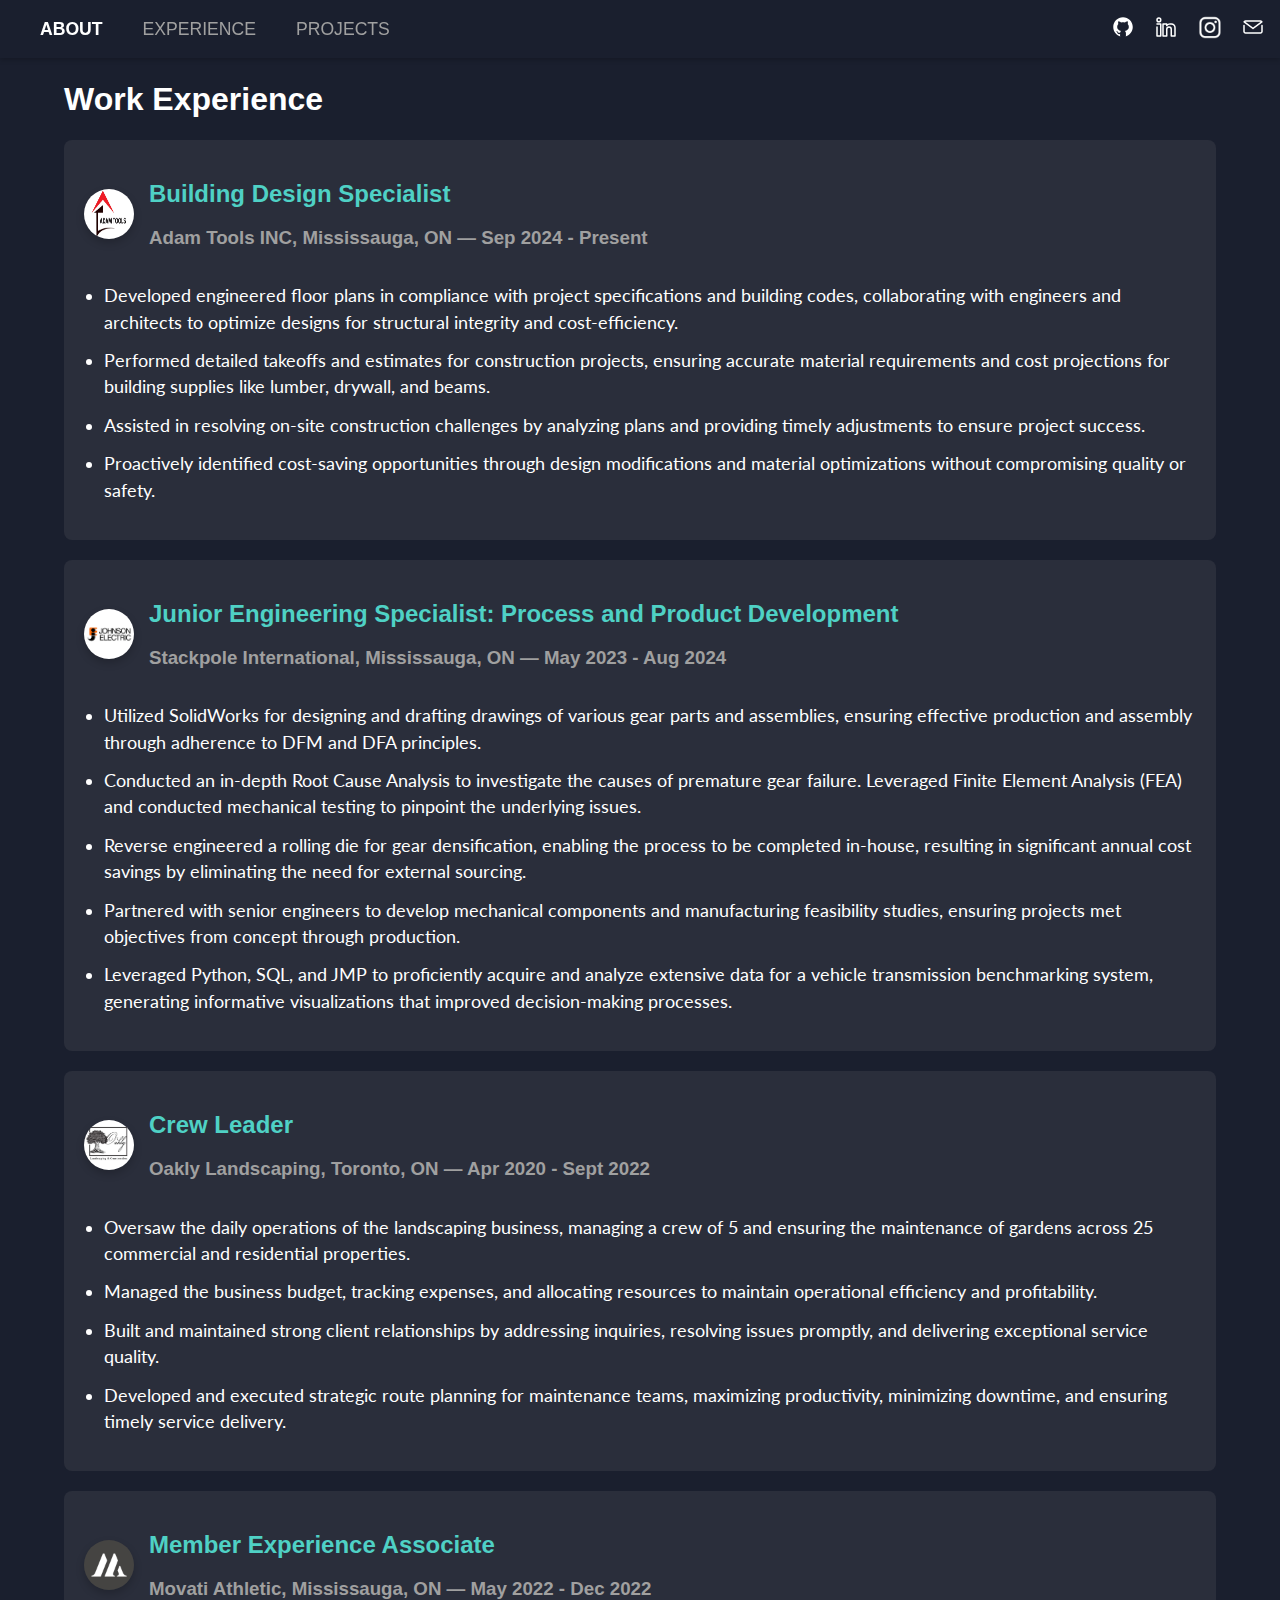
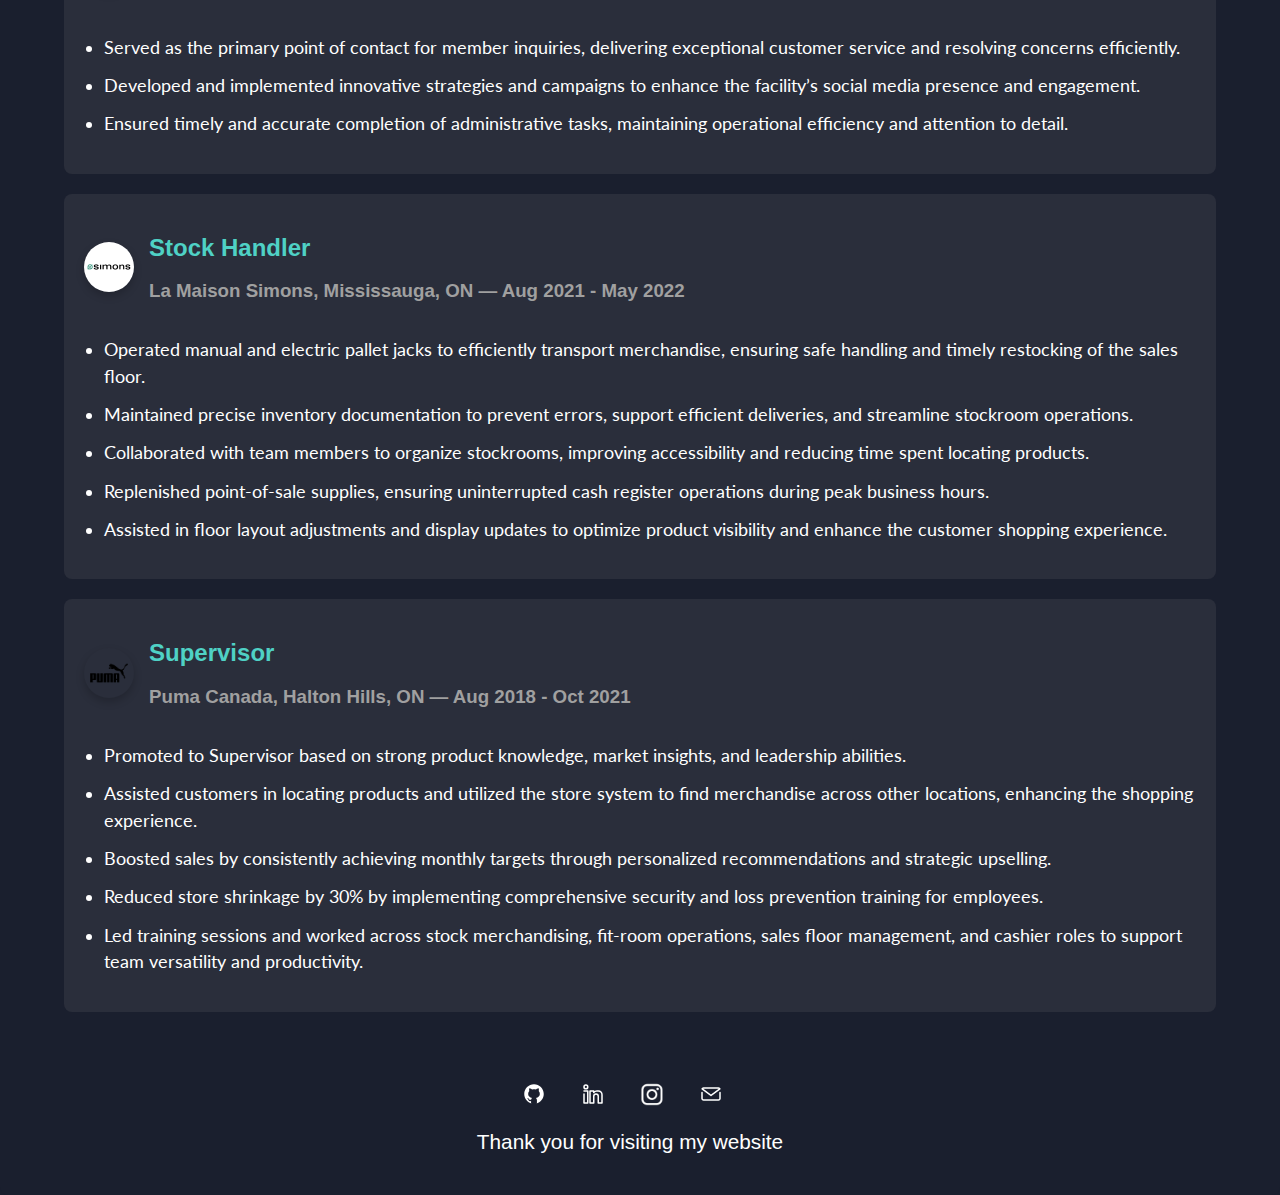
<file: experience.html>
<!DOCTYPE html>
<html lang="en">
    <head>
        <link href="https://fonts.googleapis.com/css2?family=Roboto:wght@400;700&family=Open+Sans:wght@400;600&family=Lato:wght@400;700&display=swap" rel="stylesheet">
    </head>
<head>
    <meta charset="UTF-8">
    <meta name="viewport" content="width=device-width, initial-scale=1.0">
    <title>Experience - Salih Al-Tak</title>
    <link rel="stylesheet" href="css/styles.css"> <!-- Link to your CSS file -->
</head>
<body>
    <script src="js/script.js"></script>

    <nav class="nav">
        <div class="nav-content">
            <a class="nav-item active" href="index.html">ABOUT</a>
            <a class="nav-item" href="experience.html">EXPERIENCE</a>
            <a class="nav-item" href="projects.html">PROJECTS</a>
        </div>
        
    
        <div class="social-media">
            <a href="https://github.com/dashboard" class="social-link">
                <img src="Icons/github.svg" alt="GitHub Icon" class="social-icon">
            </a>
            <a href="https://www.linkedin.com/in/salih-al-tak/" target="_blank" class="social-link">
                <img src="Icons/linkedin.svg" alt="LinkedIn Icon" class="social-icon">
            </a>
            <a href="https://www.instagram.com/_salih_saad/" target="_blank" class="social-link">
                <img src="Icons/1161953_instagram_icon.png" alt="Instagram Icon" class="social-icon">
            </a>
            <a href="mailto:salih.h.altak@gmail.com" class="social-link">
                <img src="Icons/email.svg" alt="Email Icon" class="social-icon">
            </a>
        </div>
    
        <div class="hamburger-menu" onclick="toggleMenu()">&#9776;</div>
    </nav>
    
    <div class="dropdown-nav">
        <a href="index.html" class="dropdown-item">ABOUT</a>
        <a href="experience.html" class="dropdown-item">EXPERIENCE</a>
        <a href="projects.html" class="dropdown-item">PROJECTS</a>
    </div>
    

    <!-- Experience Content -->
    <div class="container">
        <h1>Work Experience</h1>

        <!-- Experience 1 -->
        <div class="experience-item">
            <div class="experience-header">
                <img src="images/adam tools.webp" alt="Adam Tools Logo" class="company-logo"> <!-- Add the company logo -->
                <div class="experience-info">
                    <h2>Building Design Specialist</h2>
                    <h3>Adam Tools INC, Mississauga, ON — Sep 2024 ‑ Present</h3>
                </div>
            </div>
            <ul>
                <li>Developed engineered floor plans in compliance with project specifications and building codes, collaborating with engineers and architects to optimize designs for structural integrity and cost‑efficiency.</li>
                <li>Performed detailed takeoffs and estimates for construction projects, ensuring accurate material requirements and cost projections for building supplies like lumber, drywall, and beams.</li>
                <li>Assisted in resolving on-site construction challenges by analyzing plans and providing timely adjustments to ensure project success.</li>
                <li>Proactively identified cost-saving opportunities through design modifications and material optimizations without compromising quality or safety.</li>
            </ul>
        </div>

        <!-- Experience 2 -->
        <div class="experience-item">
            <div class="experience-header">
                <img src="images/JE.png" alt="Stackpole International Logo" class="company-logo"> <!-- Add the company logo -->
                <div class="experience-info">
                    <h2>Junior Engineering Specialist: Process and Product Development</h2>
                    <h3>Stackpole International, Mississauga, ON — May 2023 ‑ Aug 2024</h3>
                </div>
            </div>
            <ul>
                <li>Utilized SolidWorks for designing and drafting drawings of various gear parts and assemblies, ensuring effective production and assembly through adherence to DFM and DFA principles.</li>
                <li>Conducted an in‑depth Root Cause Analysis to investigate the causes of premature gear failure. Leveraged Finite Element Analysis (FEA) and conducted mechanical testing to pinpoint the underlying issues.</li>
                <li>Reverse engineered a rolling die for gear densification, enabling the process to be completed in-house, resulting in significant annual cost savings by eliminating the need for external sourcing.</li>
                <li>Partnered with senior engineers to develop mechanical components and manufacturing feasibility studies, ensuring projects met objectives from concept through production.</li>
                <li>Leveraged Python, SQL, and JMP to proficiently acquire and analyze extensive data for a vehicle transmission benchmarking system, generating informative visualizations that improved decision‑making processes.</li>
            </ul>
        </div>

        <!-- Experience 3 -->
        <div class="experience-item">
            <div class="experience-header">
                <img src="images/oakley.jpg" alt="Oakly Landscaping Logo" class="company-logo"> <!-- Add the company logo -->
                <div class="experience-info">
                    <h2>Crew Leader</h2>
                    <h3>Oakly Landscaping, Toronto, ON — Apr 2020 ‑ Sept 2022</h3>
                </div>
            </div>
            <ul>
                <li>Oversaw the daily operations of the landscaping business, managing a crew of 5 and ensuring the maintenance of gardens across 25 commercial and residential properties.</li>
                <li>Managed the business budget, tracking expenses, and allocating resources to maintain operational efficiency and profitability.</li>
                <li>Built and maintained strong client relationships by addressing inquiries, resolving issues promptly, and delivering exceptional service quality.</li>
                <li>Developed and executed strategic route planning for maintenance teams, maximizing productivity, minimizing downtime, and ensuring timely service delivery.</li>
            </ul>
        </div>
        <div class="experience-item">
            <div class="experience-header">
                <img src="images/movati.jpg" alt="Movati Athletic Logo" class="company-logo"> <!-- Add the company logo -->
                <div class="experience-info">
                    <h2>Member Experience Associate</h2>
                    <h3>Movati Athletic, Mississauga, ON — May 2022 ‑ Dec 2022</h3>
                </div>
            </div>
            <ul>
                <li>Served as the primary point of contact for member inquiries, delivering exceptional customer service and resolving concerns efficiently.</li>
                <li>Developed and implemented innovative strategies and campaigns to enhance the facility’s social media presence and engagement.</li>
                <li>Ensured timely and accurate completion of administrative tasks, maintaining operational efficiency and attention to detail.</li>
            </ul>
        </div>
        <div class="experience-item">
            <div class="experience-header">
                <img src="images/simons.jpg" alt="La Maison Simons Logo" class="company-logo"> <!-- Add the company logo -->
                <div class="experience-info">
                    <h2>Stock Handler</h2>
                    <h3>La Maison Simons, Mississauga, ON — Aug 2021 ‑ May 2022</h3>
                </div>
            </div>
            <ul>
                <li>Operated manual and electric pallet jacks to efficiently transport merchandise, ensuring safe handling and timely restocking of the sales floor.</li>
                <li>Maintained precise inventory documentation to prevent errors, support efficient deliveries, and streamline stockroom operations.</li>
                <li>Collaborated with team members to organize stockrooms, improving accessibility and reducing time spent locating products.</li>
                <li>Replenished point-of-sale supplies, ensuring uninterrupted cash register operations during peak business hours.</li>
                <li>Assisted in floor layout adjustments and display updates to optimize product visibility and enhance the customer shopping experience.</li>
            </ul>
        </div>
        <div class="experience-item">
            <div class="experience-header">
                <img src="images/puma.jpg" alt="Puma Canada Logo" class="company-logo"> <!-- Add the company logo -->
                <div class="experience-info">
                    <h2>Supervisor</h2>
                    <h3>Puma Canada, Halton Hills, ON — Aug 2018 ‑ Oct 2021</h3>
                </div>
            </div>
            <ul>
                <li>Promoted to Supervisor based on strong product knowledge, market insights, and leadership abilities.</li>
                <li>Assisted customers in locating products and utilized the store system to find merchandise across other locations, enhancing the shopping experience.</li>
                <li>Boosted sales by consistently achieving monthly targets through personalized recommendations and strategic upselling.</li>
                <li>Reduced store shrinkage by 30% by implementing comprehensive security and loss prevention training for employees.</li>
                <li>Led training sessions and worked across stock merchandising, fit-room operations, sales floor management, and cashier roles to support team versatility and productivity.</li>
            </ul>
        </div>
    </div>
</body>
<section class="contact-section">

    <footer class="contact-footer">
        
        <div class="social-links">
            <a href="https://github.com/dashboard" class="social-link">
                <img src="Icons/github.svg" alt="github" class="social-icon">
            </a>
            <a href="https://www.linkedin.com/in/salih-al-tak/" target="_blank" class="social-link">
                <img src="Icons/linkedin.svg" alt="LinkedIn Icon" class="social-icon">
            </a>
            <a href="https://www.instagram.com/_salih_saad/" target="_blank" class="social-link">
                <img src="Icons/1161953_instagram_icon.png" alt="Instagram Icon" class="social-icon">
            </a>
            <a href="mailto:salih.h.altak@gmail.com" class="social-link">
                <img src="Icons/email.svg" alt="Email" class="social-icon">
            </a>
        </div>
        <p>Thank you for visiting my website</p>
    </footer>
</section>
</html>
</file>
<file: css/styles.css>
/* General Styles */
html, body {
    margin: 0;
    padding: 0;
    overflow-x: hidden;
}

body {
    font-family: Arial, sans-serif;
    background-color: #1a1f2e;
    color: #ffffff;
    transition: background-color 0.3s, color 0.3s;
    padding-top: 60px;
}

body.light-mode {
    background-color: #f0f0f0;
    color: #333333;
}


/* Navigation Styles */
.nav {
    position: fixed; /* Fixed at the top */
    top: 0;
    width: 100%; /* Full width */
    background-color: #1a1f2e;
    padding: 15px 0;
    z-index: 1000;
    display: flex;
    justify-content: space-between; /* Spread out nav items and social links */
    align-items: center;
    box-shadow: 0 2px 5px rgba(0, 0, 0, 0.2);
    transition: background-color 0.3s ease-in-out;
}

body.light-mode .nav {
    background-color: #f0f0f0;
}

/* Navigation items styling */
.nav-content {
    display: flex;
    align-items: center;
    gap: 20px; /* Space between nav items */
    margin-left: 20px; /* Space from left edge */
}

.nav-item {
    color: #a0a0a0;
    text-decoration: none;
    cursor: pointer;
    font-size: 1.1em;
    transition: color 0.3s, transform 0.2s;
}

.nav-item.active {
    color: #ffffff;
    font-weight: bold;
}

.nav-item:hover {
    color: #ffffff;
    transform: scale(1.1);
    text-shadow: 0 0 10px rgba(255, 255, 255, 0.7);
}

body.light-mode .nav-item.active {
    color: #333333;
}

/* Social Links positioned on the right */
.social-links {
    display: flex;
    align-items: center;
    gap: 10px; /* Space between social icons */
    margin-right: 20px; /* Space from right edge */
}

.social-link {
    display: inline-block;
}

.social-icon {
    width: 24px;
    height: 24px;
    filter: brightness(0) invert(1);
    transition: filter 0.3s ease-in-out;
}

.social-icon:hover {
    filter: brightness(0) invert(1) drop-shadow(0 0 5px #ffffff);
}


/* Align Navigation Links to the Right */
.nav-links {
    display: flex;
    justify-content: flex-end; /* Align nav links to the right */
}

.nav-item {
    color: #a0a0a0;
    margin-left: 20px;
    text-decoration: none;
    cursor: pointer;
    font-size: 1.1em;
}

.nav-item.active {
    color: #ffffff;
    font-weight: bold;
}

.nav-item:hover {
    color: #ffffff;
    transform: scale(1.1);
    text-shadow: 0px 0px 10px rgba(255, 255, 255, 0.7);
}

/* Container */
.container {
    max-width: 1200px;
    margin: 0 auto;
    padding: 0 20px;
}

/* About Section Styles */
.about-section {
    display: flex;
    justify-content: space-between;
    align-items: center;
    padding: 100px 50px;
    max-width: 1200px;
    margin: 100px auto 0 auto;
}

.about-content {
    display: flex;
    justify-content: space-between;
    align-items: center;
    width: 100%;
}

/* About Text */
.about-text {
    flex: 1;
    max-width: 600px;
}

.about-text h1 {
    font-size: 3em;
    line-height: 1.2;
    margin: 0 0 20px;
}

.about-text .highlight {
    font-weight: bold;
    color: #4fd1c5; /* Highlight color */
}

.about-text p {
    font-size: 1.5em;
    line-height: 1.4;
}

/* About Image */
.about-image {
    flex: 1;
    text-align: right;
}

.about-image img {
    width: 350px; /* Adjust as necessary */
    border-radius: 10px; /* Optional: add border-radius */
}

/* Responsive Styles */
@media screen and (max-width: 768px) {
    .about-section {
        flex-direction: column;
        text-align: center;
        padding: 50px 20px;
    }

    .about-image {
        margin-top: 20px;
    }

    .about-image img {
        width: 80%;
    }
}

/* Section Styles */
.section {
    margin-top: 40px;
    padding-top: 20px;
}

/* Experience Section */
.job {
    margin-bottom: 30px;
}

.job-title {
    font-size: 1.2em;
    margin-bottom: 5px;
}

.job-date {
    color: #a0a0a0;
    font-size: 0.9em;
}

/* Skills Section */
.skills {
    margin-top: 20px;
    display: flex;
    flex-wrap: wrap;
    gap: 10px;
}

.skill {
    background-color: #2a3040;
    color: #4fd1c5;
    padding: 5px 10px;
    border-radius: 5px;
    cursor: pointer;
    transition: transform 0.2s, box-shadow 0.2s;
}

body.light-mode .skill {
    background-color: #e0e0e0;
    color: #2a3040;
}

.skill:hover {
    transform: translateY(-2px);
    box-shadow: 0 2px 5px rgba(0,0,0,0.2);
}

/* Social Icons */
.social-icons {
    margin-top: 30px;
}

.social-icon {
    width: 24px;
    height: 24px;
    margin-right: 15px;
    transition: transform 0.2s;
}

.social-icon:hover {
    transform: scale(1.1);
}

/* Button Styles */
#mode-toggle {
    position: fixed;
    top: 20px;
    right: 20px;
    background-color: #4fd1c5;
    color: #1a1f2e;
    border: none;
    padding: 10px 15px;
    border-radius: 5px;
    cursor: pointer;
}

body.light-mode #mode-toggle {
    background-color: #2a3040;
    color: #ffffff;
}


/* Experience Item Container */
.experience-item {
    background-color: #2a2e3b;
    padding: 20px;
    margin-bottom: 20px;
    border-radius: 8px;
}

/* Header of Each Experience Item */
.experience-header {
    display: flex;
    align-items: center;
    margin-bottom: 15px;
}

/* Company Logo Style */
.company-logo {
    width: 50px; /* Adjust the size as needed */
    height: 50px;
    margin-right: 15px;
    border-radius: 50%; /* Optional: add a circular shape */
    box-shadow: 0 4px 8px rgba(0, 0, 0, 0.2); /* Optional: add a shadow */
}

/* Information Container */
.experience-info {
    flex: 1;
}

/* Experience Info Styles */
.experience-item h2 {
    color: #4fd1c5;
    margin-bottom: 5px;
}

.experience-item h3 {
    color: #a0a0a0;
}

.experience-item ul {
    list-style-type: disc;
    padding-left: 20px;
}

.experience-item li {
    font-family: 'Lato', sans-serif;
    font-size: 1.1rem; /* Larger font size for list items */
    margin-bottom: 12px; /* Adjust spacing for better readability */
    line-height: 1.5; /* Increase line height for better spacing */
}





/* Resume Section Styling */
.resume-section {
    display: flex;
    justify-content: center; /* Center the button */
    align-items: center;
    margin-top: 40px; /* Add space above the button */
}

/* Resume Link Styling */
.resume-link {
    text-decoration: none; /* Remove underline */
}

/* Resume Button Styling */
.resume-button {
    background-color: #4fd1c5; /* Button color */
    color: #ffffff; /* Text color */
    border: none;
    padding: 15px 30px;
    font-size: 16px;
    font-weight: bold;
    border-radius: 5px; /* Rounded corners */
    cursor: pointer;
    transition: background-color 0.3s, transform 0.3s; /* Smooth transition */
}

.resume-button:hover {
    background-color: #3baea0; /* Slightly darker on hover */
    transform: scale(1.05); /* Slightly increase size on hover */
}


/* Skills Section */
.skills-section {
    padding: 50px 20px;
    text-align: center;
}

.skills-grid {
    display: grid;
    grid-template-columns: repeat(3, 1fr); /* Creates three equal columns */
    grid-gap: 20px;
    max-width: 1200px;
    margin: 0 auto;
}

.skill-item {
    background-color: #f0f0f0;
    padding: 20px;
    border-radius: 10px;
    box-shadow: 0 4px 8px rgba(0, 0, 0, 0.1);
    transition: transform 0.2s, box-shadow 0.2s;
}

.skill-item p {
    font-size: 1.2em;
    color: #333;
}

.skill-item h2 {
    font-size: 2em;
    color: #e74c3c; /* Red color for Proficient */
}

.advanced h2 {
    color: #3498db; /* Blue color for Advanced */
}

.skill-item:hover {
    transform: translateY(-5px);
    box-shadow: 0 6px 12px rgba(0, 0, 0, 0.2);
}

/* Responsive Adjustments */
@media screen and (max-width: 768px) {
    .skills-grid {
        grid-template-columns: 1fr; /* Stacks skills vertically on small screens */
    }
}

#typed-skills {
    display: inline-block; /* Ensure the span is displayed */
    visibility: visible;   /* Ensure it's visible */
}



/* Projects Section */
.projects-section {
    padding: 50px 20px;
    background-color: #1a1f2e; /* Matches the theme's dark background */
    color: #ffffff;
    text-align: center;
}

/* Projects Title */
.projects-title {
    font-size: 2.5em;
    margin-bottom: 40px;
    color: #4fd1c5; /* Matches the highlight color from your theme */
    font-weight: bold;
}

/* Project Cards */
.project-card {
    display: flex;
    flex-direction: column;
    align-items: center;
    background-color: #2a2e3b; /* Darker background for cards */
    border-radius: 8px;
    box-shadow: 0 4px 8px rgba(0, 0, 0, 0.2);
    margin-bottom: 30px;
    padding: 20px;
    transition: transform 0.2s, box-shadow 0.2s;
    max-width: 400px;
    margin: 0 auto 30px auto;
}

.project-card:hover {
    transform: translateY(-5px);
    box-shadow: 0 6px 12px rgba(0, 0, 0, 0.2);
}

/* Project Image */
.project-image {
    width: 100%;
    height: auto;
    border-radius: 8px;
    margin-bottom: 20px;
}

/* Project Title */
.project-title {
    font-size: 1.8em;
    margin-bottom: 10px;
    color: #ffffff; /* White text for contrast */
}

/* Project Highlight */
.project-highlight {
    font-size: 1.2em;
    line-height: 1.6;
    margin-bottom: 20px;
    color: #a0a0a0; /* Lighter color for text highlights */
}

/* View Details Button */
.project-button {
    background-color: #4fd1c5; /* Matches the theme's highlight button color */
    color: #1a1f2e;
    text-decoration: none;
    padding: 10px 20px;
    border-radius: 5px;
    transition: background-color 0.3s;
    font-size: 1em;
    font-weight: bold;
}

.project-button:hover {
    background-color: #3baea0; /* Slightly darker on hover */
}


/* General Styling for the Section */
.project-details-section {
    padding: 60px 20px;
    background-color: #1a1f2e;
    color: #ffffff;
    max-width: 1200px;
    margin: 0 auto;
    font-family: 'Arial', sans-serif;
}

/* Header Section: Title and Main Image */
.header-section {
    display: flex;
    flex-direction: column;
    align-items: center;
    margin-bottom: 50px;
}

.project-title {
    font-size: 3em;
    color: #ccbfa2;
    margin-bottom: 20px;
}

.main-image-container {
    width: 100%;
    max-width: 800px;
    margin: 0 auto 30px; /* Center horizontally and add 30px margin at the bottom */
}

.main-project-image {
    width: 100%;
    border-radius: 10px;
    box-shadow: 0 4px 15px rgba(0, 0, 0, 0.4);
    transition: transform 0.3s ease-in-out;
}

.main-project-image:hover {
    transform: scale(1.03);
}

/* Content Section: What, How, Results */
.content-section {
    display: flex;
    flex-direction: column;
    align-items: center;
    gap: 30px;
    margin-bottom: 50px;
}

.content-block {
    width: 100%;
    max-width: 800px;
    background-color: #2a2e3b;
    padding: 30px;
    border-radius: 10px;
    box-shadow: 0 4px 10px rgba(0, 0, 0, 0.3);
}

.content-block h2 {
    font-size: 1.8em;
    color: #ccbfa2;
    margin-bottom: 15px;
}

.content-block p {
    font-size: 1.2em;
    color: #ffffff;
    line-height: 1.6;
}

/* Gallery Section */
.gallery-section {
    display: flex;
    gap: 20px;
    flex-wrap: wrap;
    justify-content: center;
    margin-bottom: 50px;
}

.gallery-image {
    width: calc(33.333% - 20px);
    height: auto;
    border-radius: 10px;
    box-shadow: 0 4px 10px rgba(0, 0, 0, 0.3);
    transition: transform 0.3s ease-in-out, box-shadow 0.3s ease-in-out;
}

.gallery-image:hover {
    transform: scale(1.05);
    box-shadow: 0 6px 12px rgba(0, 0, 0, 0.4);
}

/* Footer Section: Back Button */
.button-container {
    text-align: center;
}

.back-button {
    background-color: #4fd1c5;
    color: #1a1f2e;
    text-decoration: none;
    padding: 12px 30px;
    border-radius: 5px;
    font-size: 1.2em;
    font-weight: bold;
    transition: background-color 0.3s ease-in-out;
}

.back-button:hover {
    background-color: #3baea0;
}

/* Skills 2.0 Section Styles */
.skills2-0-section {
    text-align: center;
    background-color: #1a1f2e; /* Matches website's dark theme */
    color: #ffffff; /* Light text for contrast */
    padding: 50px 20px;
}

.skills2-0-header h2 {
    font-size: 2.5rem;
    margin-bottom: 10px;
    color: #4fd1c5; /* Accent color */
}

.skills2-0-header p {
    font-size: 1rem;
    color: #a0a0a0;
    margin-bottom: 20px;
}

.skills2-0-header hr {
    width: 60px;
    height: 3px;
    background-color: #4fd1c5; /* Accent color */
    border: none;
    margin: 0 auto 30px;
}

/* Grid Layout for Skills */
.skills2-0-grid {
    display: grid;
    grid-template-columns: repeat(3, 1fr); /* Always ensures 3 columns */
    gap: 20px;
    max-width: 1200px;
    margin: 0 auto;
}

.skill-item {
    background-color: #2a2e3b; /* Slightly lighter than the page background */
    border-radius: 10px;
    padding: 20px;
    text-align: center;
    box-shadow: 0 4px 8px rgba(0, 0, 0, 0.2);
    transition: transform 0.3s ease, box-shadow 0.3s ease;
}

.skill-item:hover {
    transform: translateY(-5px);
    box-shadow: 0 8px 16px rgba(0, 0, 0, 0.4);
}

.skill-item img {
    width: 50px;
    margin-bottom: 15px;
    filter: brightness(0) invert(1); /* Makes icons white */
    transition: filter 0.3s ease; /* Smooth transition for hover effects */
}

.skill-item img:hover {
    filter: brightness(0) invert(1) drop-shadow(0 0 10px #ffffff); /* Glow effect on hover */
}

.skill-item h3 {
    font-size: 1.2rem;
    color: #4fd1c5; /* Accent color for titles */
    margin-bottom: 10px;
}

.skill-item p {
    font-size: 0.9rem;
    color: #cccccc; /* Softer white for text */
}

/* Responsive Design */
@media screen and (max-width: 768px) {
    .skills2-0-grid {
        grid-template-columns: 1fr; /* Stacks items vertically on smaller screens */
    }
}

/* Contact Section Styles */
.contact-section {
    margin-top: 50px;
}

/* Contact Section Styles */
.contact-section {
    margin-top: 50px;
}

/* Contact Banner Styles */
.contact-banner {
    background-color: #a0a0a0; /* Blue background */
    color: #ffffff;
    text-align: center;
    padding: 50px 20px;
    display: flex;
    flex-direction: column;
    justify-content: center;
    align-items: center;
    border-radius: 8px 8px 0 0; /* Rounded top corners */
}

.contact-banner h2 {
    font-size: 2.5rem;
    font-weight: bold;
    margin-bottom: 10px;
}

.contact-banner p {
    font-size: 1.2rem;
    margin: 0;
    line-height: 1.5;
}

.contact-banner a {
    color: #ffffff;
    text-decoration: underline;
    font-weight: bold;
    transition: color 0.3s ease;
}

.contact-banner a:hover {
    color: #a0e7ff; /* Slightly lighter hover color */
}

/* Footer Styles */
.contact-footer {
    background-color: #1a1f2e; /* Dark background */
    color: #a0a0a0; /* Gray text */
    text-align: center;
    padding: 20px;
    border-radius: 0 0 8px 8px; /* Rounded bottom corners */
}

/* Social Links */
.contact-footer .social-links {
    display: flex;
    justify-content: center;
    align-items: center;
    gap: 20px;
    margin-bottom: 15px;
}

.contact-footer .social-icon img {
    width: 30px;
    height: 30px;
    transition: transform 0.3s ease, filter 0.3s ease;
    filter: brightness(0) invert(1); /* Ensures icons are white */
}

.contact-footer .social-icon img:hover {
    transform: scale(1.2); /* Slight enlargement on hover */
    filter: brightness(1); /* Brightens icon */
}

/* Footer Text */
.contact-footer p {
    font-size: 1.3rem;
    margin: 5;
    color: #ffffff; /* White text */
    font-weight: 500;
    margin-left: -20px;
}

/* Responsive Adjustments for iPhones */
@media screen and (max-width: 768px) {
    /* Social Icons Fix for Mobile */
.social-links {
    flex-direction: row; /* Align icons horizontally for better display */
    gap: 15px;
    position: static; /* Remove any overlapping issues */
    margin-right: 0;
}

@media screen and (max-width: 768px) {

    
    /* Reduce font size for the main header */
    .about-text h1 {
        font-size: 1.8em;
        line-height: 1.2;
    }

    .about-text p {
        font-size: 1em;
        line-height: 1.5;
    }

    /* Fix image alignment */
    .about-image img {
        width: 100%;
        max-width: 250px; /* Resize image for smaller screens */
        margin: 20px auto 0; /* Center the image */
        display: block;
    }

    /* Navigation fix */
    .nav-content {
        flex-direction: column;
        align-items: center;
        gap: 10px;
    }

    /* Social links spacing */
    .social-links {
        gap: 10px;
        margin-top: 10px;
    }

    /* Adjust the section padding */
    .about-section {
        padding: 20px 10px;
    }
}

/* General Responsive Fixes */
.nav {
    flex-wrap: wrap;
    padding: 10px 15px; /* Reduced padding for smaller screens */
}

.nav-item {
    font-size: 0.9em; /* Adjust font size */
}
    .nav {
        padding: 10px;
    }

    .nav-item {
        font-size: 0.9em;
    }

    .about-section {
        padding: 30px 15px;
    }

    .about-text h1 {
        font-size: 1.5em;
    }

    .skills-grid {
        grid-template-columns: 1fr;
    }

    .project-card {
        max-width: 100%;
    }

    .project-title {
        font-size: 1.5em;
    }

    .contact-banner h2 {
        font-size: 1.5em;
    }

    .contact-footer {
        padding: 15px;
    }

    .contact-footer p {
        font-size: 0.9em;
    }
}

/* Hide the hamburger menu and dropdown by default */
.hamburger-menu {
    display: none;
}

/* Dropdown Menu Styles */
.dropdown-nav {
    display: none; /* Hidden by default */
    flex-direction: column;
    background-color: #1a1f2e; /* Matches the theme's background */
    position: absolute;
    top: 60px; /* Adjust based on the navbar height */
    left: 0;
    width: 100%; /* Full width */
    z-index: 9999; /* Ensure it stays on top */
    box-shadow: 0 2px 5px rgba(0, 0, 0, 0.2); /* Add a subtle shadow */
    opacity: 0; /* Hidden initially */
    transform: translateY(-10px); /* Slightly move up */
    transition: opacity 0.3s ease-in-out, transform 0.3s ease-in-out;
}

.dropdown-nav.active {
    display: flex; /* Show when active */
    opacity: 1; /* Fully visible */
    transform: translateY(0); /* Reset position */
}

.dropdown-item {
    color: #ffffff; /* White text */
    text-decoration: none; /* Remove underline */
    padding: 15px 20px; /* Add padding for better spacing */
    text-align: left; /* Align text to the left */
    border-bottom: 1px solid #333333; /* Add a divider between items */
    transition: background-color 0.3s ease-in-out;
}

.dropdown-item:hover {
    background-color: #333333; /* Highlight background on hover */
    color: #4fd1c5; /* Optional: Change text color on hover */
}


/* Mobile Styles */
@media screen and (max-width: 768px) {
    .hamburger-menu {
        display: block; /* Show hamburger menu */
        font-size: 1.5rem;
        color: #ffffff;
        padding: 10px 20px;
    }

    .nav-content {
        display: none; /* Hide standard nav links on mobile */
    }
}


/* General Container Styling */
.container {
    max-width: 1200px; /* Set maximum width for larger screens */
    width: 90%; /* Ensure responsiveness */
    margin: 0 auto; /* Center the container */
    padding: 0 20px; /* Add spacing on the sides */
}

/* Projects Section Styling */
.projects-section {
    max-width: 1200px; /* Set a maximum width for the projects section */
    margin: 0 auto; /* Center-align the section */
    padding: 30px 20px; /* Adjust padding for spacing */
    text-align: center;
    width: 90%; /* Ensure responsiveness */
}

/* Project Cards */
.project-card {
    max-width: 400px; /* Set a fixed width for cards */
    margin: 20px auto; /* Center each card */
}

/* Projects Section Styling */
.projects-section {
    padding: 20px 15px;
    text-align: center;
    background-color: #1a1f2e; /* Dark background */
    color: #ffffff; /* Light text */
}

/* Projects Title */
.projects-title {
    font-size: 2rem;
    margin-bottom: 20px;
    color: #4fd1c5; /* Highlight color */
    font-weight: bold;
}

/* Project Card Styling */
.project-card {
    background-color: #2a2e3b; /* Dark card background */
    border-radius: 8px;
    box-shadow: 0 4px 8px rgba(0, 0, 0, 0.3);
    margin: 15px auto;
    padding: 15px;
    max-width: 400px; /* Center and limit width */
    width: 90%; /* Responsive width */
    text-align: center;
}

/* Project Images */
.project-image {
    width: 100%; /* Full width inside card */
    height: auto; /* Maintain aspect ratio */
    border-radius: 8px;
    margin-bottom: 10px;
}

/* Project Titles */
.project-title {
    font-size: 1.5rem;
    color: #ffffff; /* White text */
    margin-bottom: 10px;
}

/* Project Highlights */
.project-highlight {
    font-size: 1rem;
    color: #a0a0a0; /* Light gray for highlights */
    line-height: 1.6;
    margin-bottom: 15px;
}

/* Project Button */
.project-button {
    display: inline-block;
    background-color: #4fd1c5;
    color: #1a1f2e; /* Dark text for contrast */
    text-decoration: none;
    padding: 10px 15px;
    border-radius: 5px;
    font-size: 1rem;
    font-weight: bold;
    transition: background-color 0.3s ease-in-out, transform 0.2s ease-in-out;
}

.project-button:hover {
    background-color: #3baea0; /* Slightly darker */
    transform: scale(1.05);
}

/* Responsive Adjustments */
@media screen and (max-width: 768px) {
    .projects-title {
        font-size: 1.8rem; /* Adjust font size for mobile */
    }

    .project-card {
        padding: 10px; /* Reduce padding */
    }

    .project-title {
        font-size: 1.3rem;
    }

    .project-highlight {
        font-size: 0.9rem;
    }

    .project-button {
        font-size: 0.9rem;
        padding: 8px 12px;
    }
}
</file>
